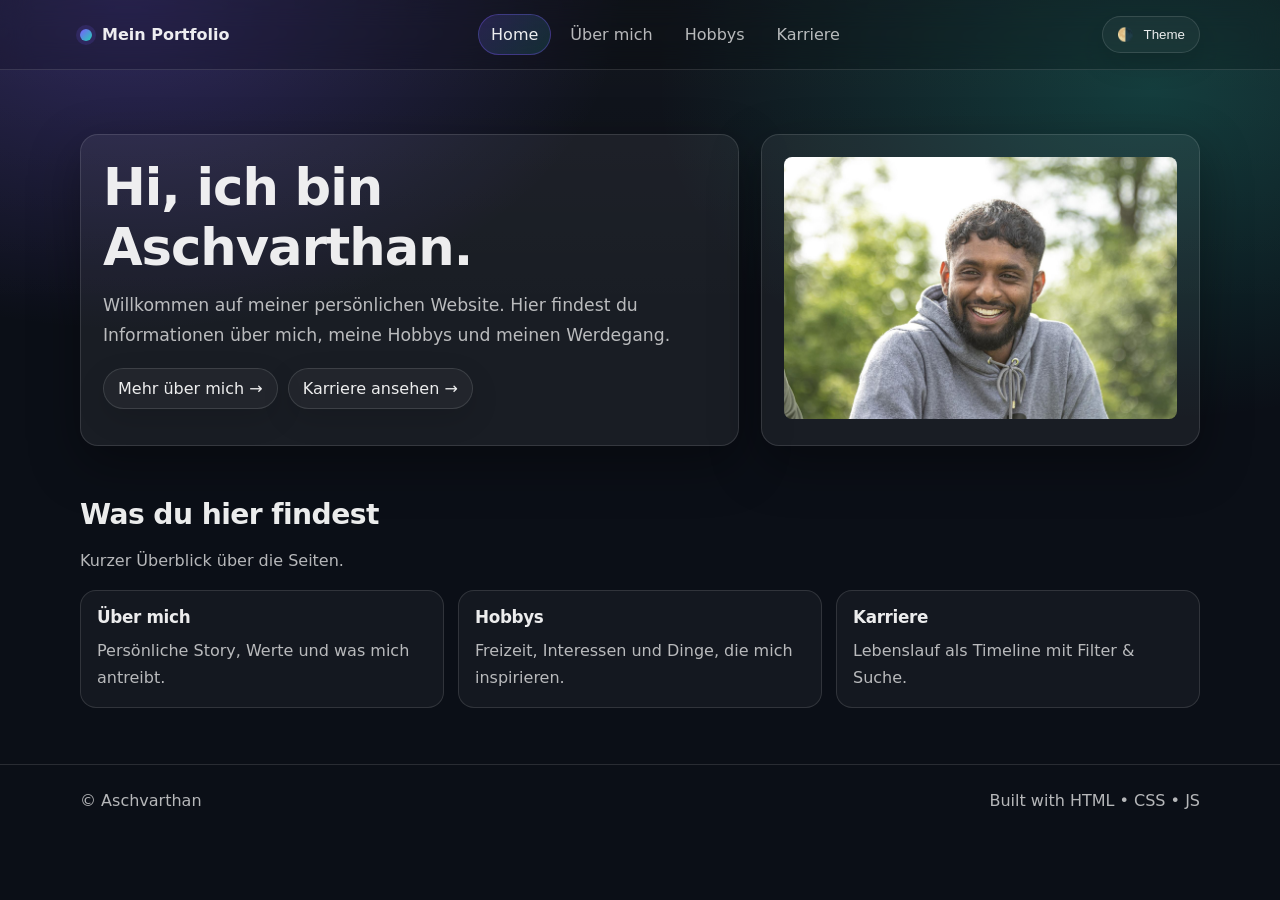
<file: index.html>
<!doctype html>
<html lang="de-CH" data-theme="dark">
<head>
  <meta charset="utf-8" />
  <meta name="viewport" content="width=device-width, initial-scale=1" />
  <title>Portfolio • Start</title>
  <link rel="stylesheet" href="assets/styles.css" />
</head>
<body>
  <div id="progress" class="progress"></div>

  <header class="nav">
    <div class="container nav-inner">
      <a class="brand" href="index.html" aria-label="Startseite">
        <span class="dot"></span>
        <span>Mein Portfolio</span>
      </a>

      <nav class="nav-links" aria-label="Navigation">
        <a data-nav href="index.html">Home</a>
        <a data-nav href="about.html">Über mich</a>
        <a data-nav href="hobbies.html">Hobbys</a>
        <a data-nav href="career.html">Karriere</a>
      </nav>

      <div class="nav-actions">
        <button class="btn" type="button" onclick="toggleTheme()">🌗 <span>Theme</span></button>
      </div>
    </div>
  </header>

  <main class="container">
    <section class="hero">
      <div class="hero-grid">
        <div class="card">
          <div class="card-pad">
            <h1>Hi, ich bin <span class="colorful-name">Aschvarthan</span>.</h1>
            <p class="intro-text">
              Willkommen auf meiner persönlichen Website. Hier findest du Informationen über mich,
              meine Hobbys und meinen Werdegang.
            </p>

            <div class="hero-buttons">
              <a class="btn" href="about.html">Mehr über mich →</a>
              <a class="btn" href="career.html">Karriere ansehen →</a>
            </div>
          </div>
        </div>

        <aside class="card">
          <div class="card-pad">
            <img src="assets/profile.jpg" alt="Profilbild" class="profile-img">
          </div>
        </aside>
      </div>
    </section>

    <section class="section">
      <h2>Was du hier findest</h2>
      <p>Kurzer Überblick über die Seiten.</p>

      <div class="grid-3">
        <div class="item">
          <h3>Über mich</h3>
          <p>Persönliche Story, Werte und was mich antreibt.</p>
        </div>
        <div class="item">
          <h3>Hobbys</h3>
          <p>Freizeit, Interessen und Dinge, die mich inspirieren.</p>
        </div>
        <div class="item">
          <h3>Karriere</h3>
          <p>Lebenslauf als Timeline mit Filter & Suche.</p>
        </div>
      </div>
    </section>



  </main>

  <footer class="footer">
    <div class="container">
      <div class="footer-flex">
        <span>© <span id="y"></span> Aschvarthan</span>
        <span class="muted-text">Built with HTML • CSS • JS</span>
      </div>
    </div>
  </footer>

  <button id="toTop" class="btn to-top" type="button">↑ Top</button>

  <script src="assets/app.js"></script>
</body>
</html>
</file>
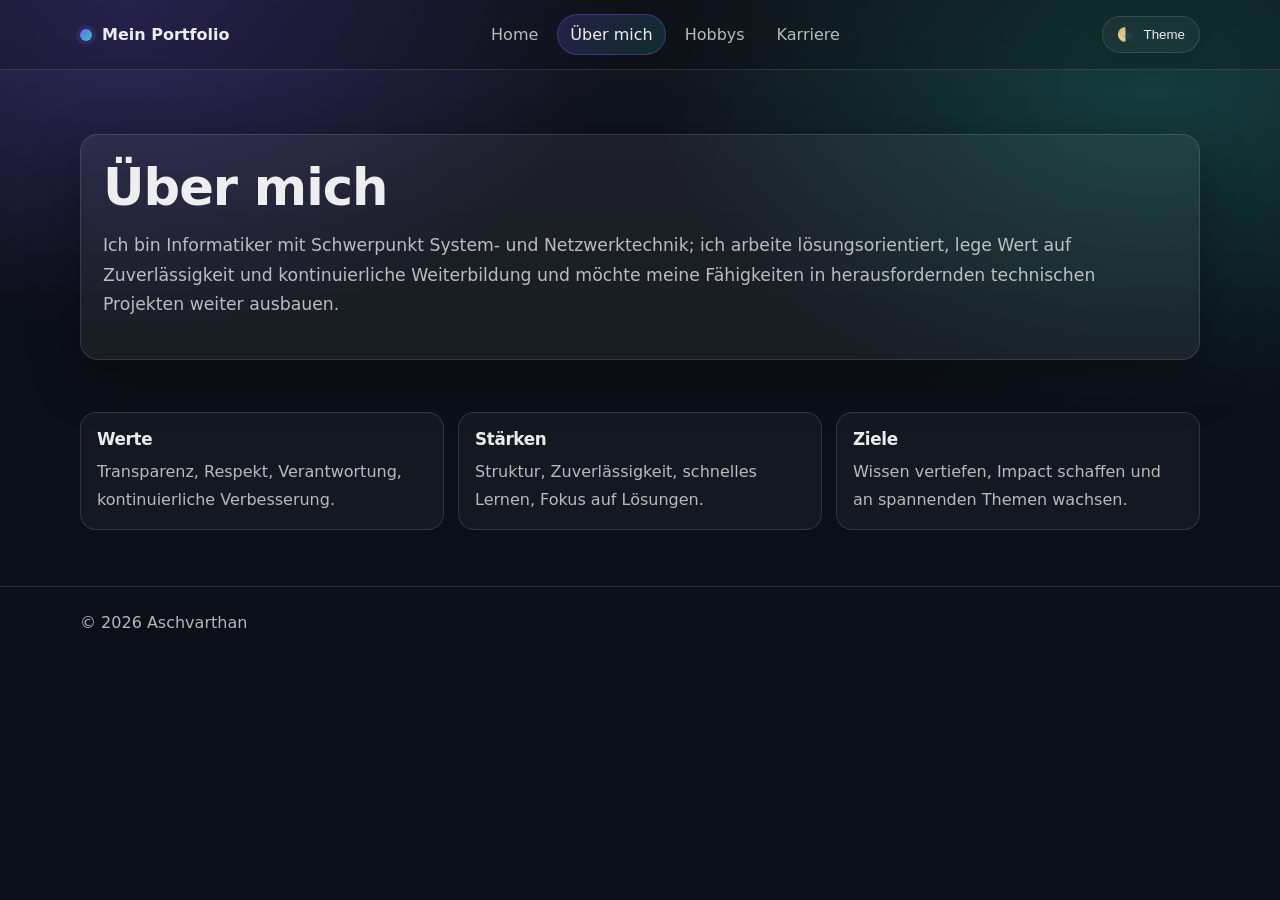
<file: about.html>
<!doctype html>
<html lang="de-CH" data-theme="dark">
<head>
  <meta charset="utf-8" />
  <meta name="viewport" content="width=device-width, initial-scale=1" />
  <title>Portfolio • Über mich</title>
  <link rel="stylesheet" href="assets/styles.css" />
</head>
<body>
  <div id="progress" class="progress"></div>

  <header class="nav">
    <div class="container nav-inner">
      <a class="brand" href="index.html"><span class="dot"></span><span>Mein Portfolio</span></a>
      <nav class="nav-links" aria-label="Navigation">
        <a data-nav href="index.html">Home</a>
        <a data-nav href="about.html">Über mich</a>
        <a data-nav href="hobbies.html">Hobbys</a>
        <a data-nav href="career.html">Karriere</a>
      </nav>
      <div class="nav-actions">
        <button class="btn" type="button" onclick="toggleTheme()">🌗 <span>Theme</span></button>
      </div>
    </div>
  </header>

  <main class="container">
    <section class="hero">
      <div class="card">
        <div class="card-pad">
          <h1>Über mich</h1>
          <p class="intro-text">Ich bin Informatiker mit Schwerpunkt System- und Netzwerktechnik; ich arbeite lösungsorientiert, lege Wert auf Zuverlässigkeit und kontinuierliche Weiterbildung und möchte meine Fähigkeiten in herausfordernden technischen Projekten weiter ausbauen.</p>
        </div>
      </div>
    </section>

    <section class="section">
      <div class="grid-3">
        <div class="item">
          <h3>Werte</h3>
          <p>Transparenz, Respekt, Verantwortung, kontinuierliche Verbesserung.</p>
        </div>
        <div class="item">
          <h3>Stärken</h3>
          <p>Struktur, Zuverlässigkeit, schnelles Lernen, Fokus auf Lösungen.</p>
        </div>
        <div class="item">
          <h3>Ziele</h3>
          <p>Wissen vertiefen, Impact schaffen und an spannenden Themen wachsen.</p>
        </div>
      </div>
    </section>

  </main>

  <footer class="footer">
    <div class="container">
      <div class="footer-flex">
        <span>© <span id="y"></span> Aschvarthan</span>
      </div>
    </div>
  </footer>

  <button id="toTop" class="btn to-top" type="button">↑ Top</button>

  <script src="assets/app.js"></script>
  <script>document.getElementById("y").textContent = new Date().getFullYear();</script>
</body>
</html>
</file>
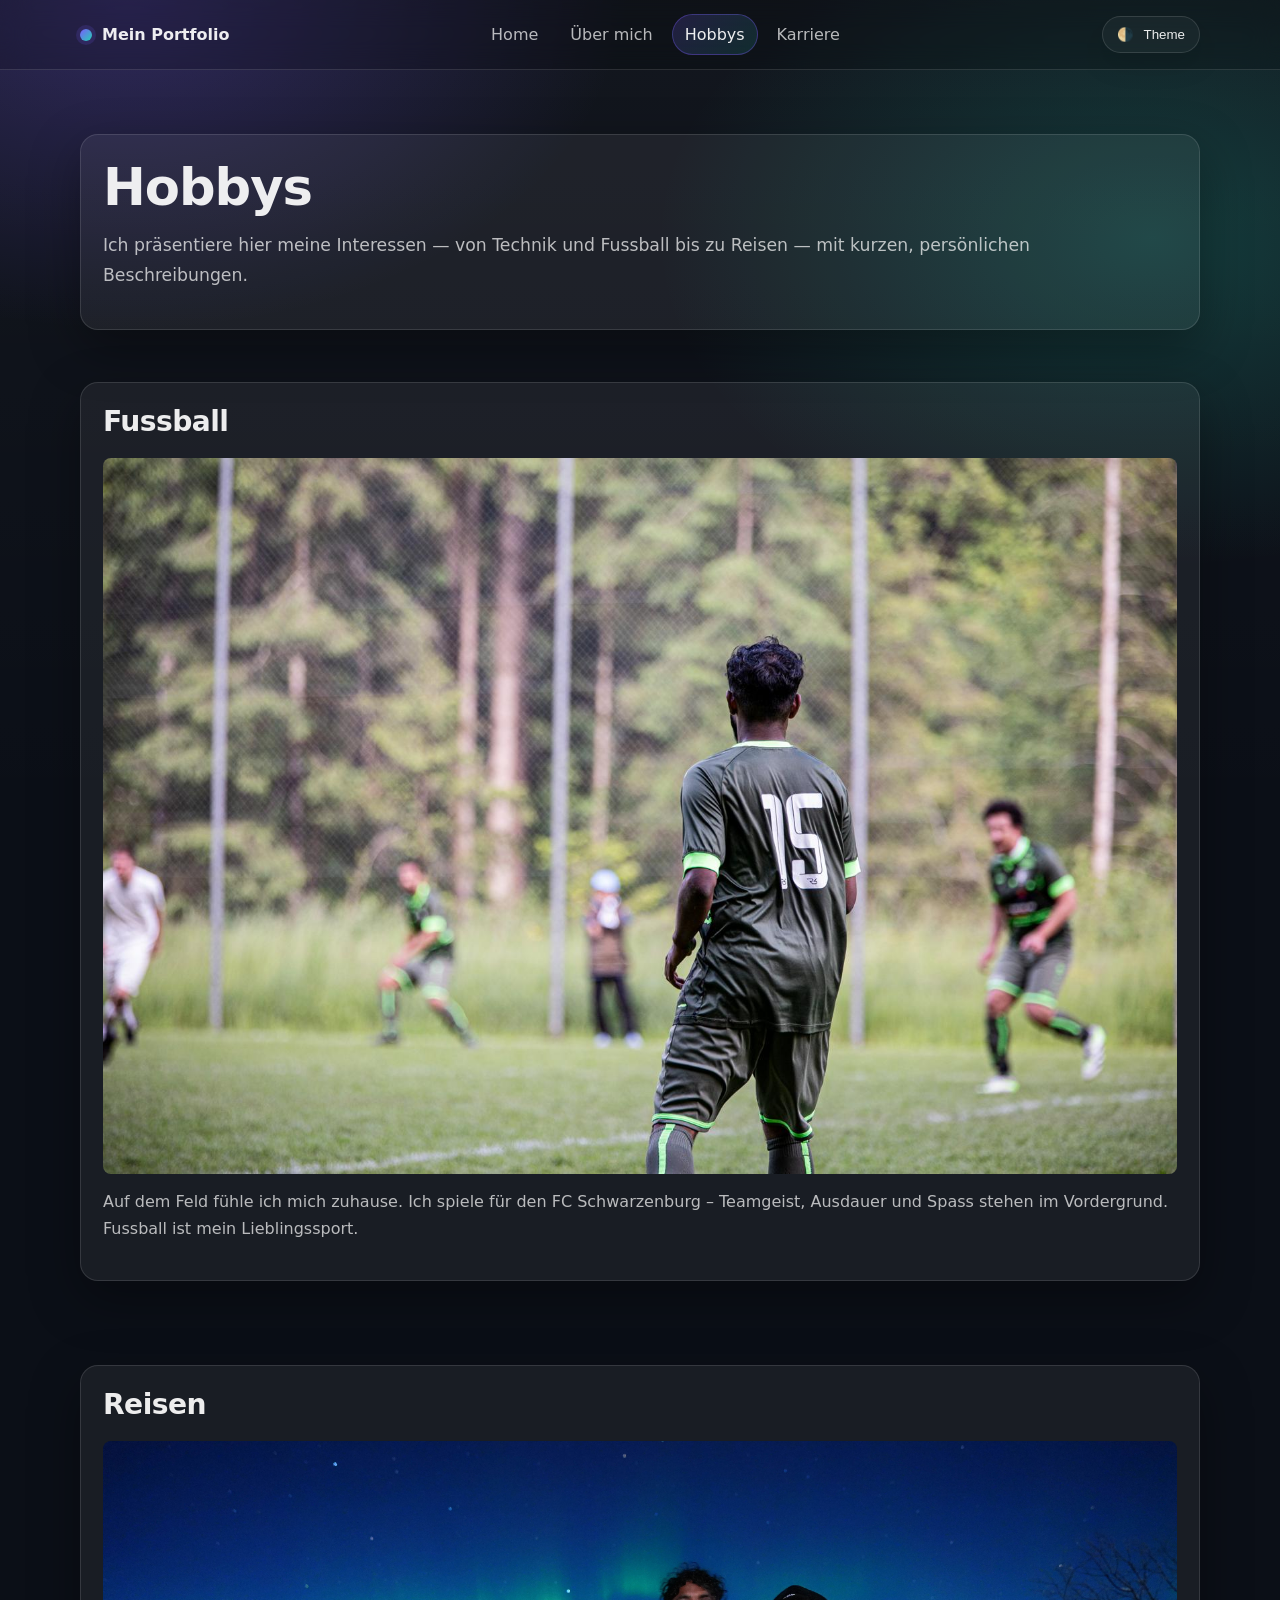
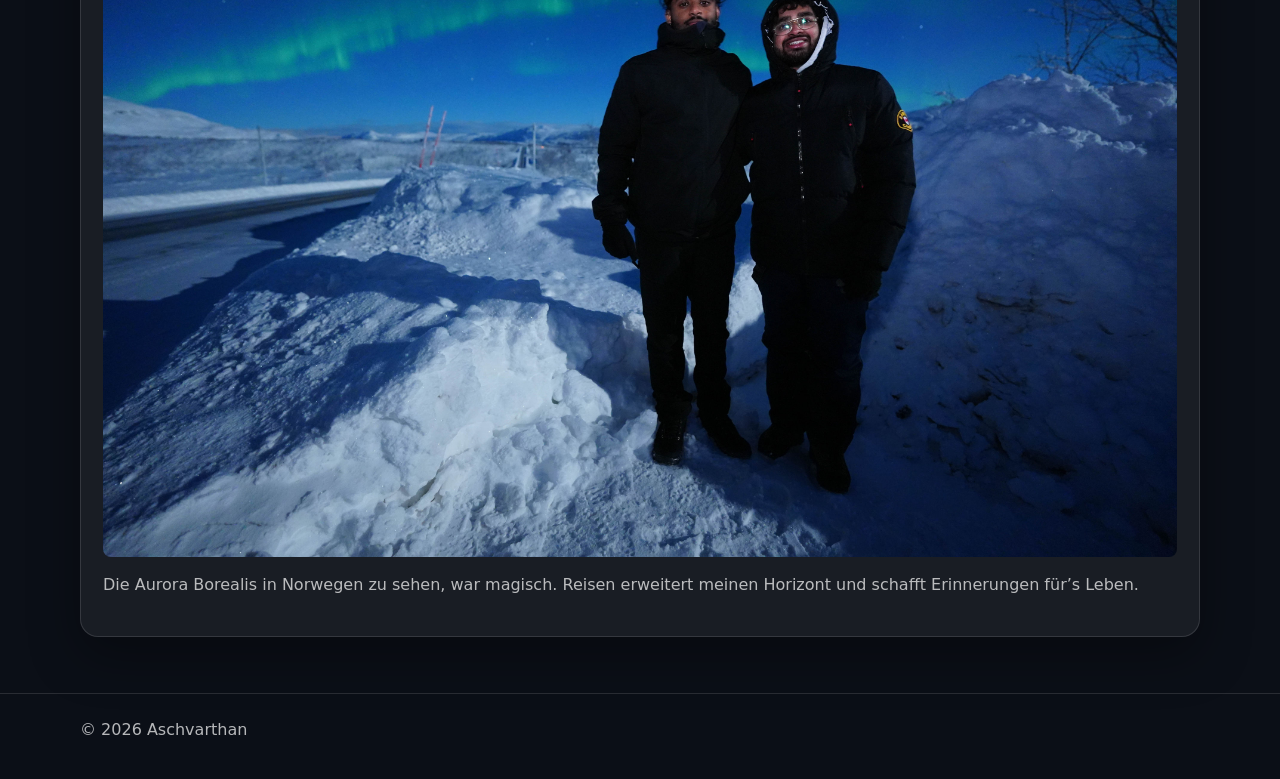
<file: hobbies.html>
<!doctype html>
<html lang="de-CH" data-theme="dark">
<head>
  <meta charset="utf-8" />
  <meta name="viewport" content="width=device-width, initial-scale=1" />
  <title>Portfolio • Hobbys</title>
  <link rel="stylesheet" href="assets/styles.css" />
</head>
<body>
  <div id="progress" class="progress"></div>

  <header class="nav">
    <div class="container nav-inner">
      <a class="brand" href="index.html"><span class="dot"></span><span>Mein Portfolio</span></a>
      <nav class="nav-links" aria-label="Navigation">
        <a data-nav href="index.html">Home</a>
        <a data-nav href="about.html">Über mich</a>
        <a data-nav href="hobbies.html">Hobbys</a>
        <a data-nav href="career.html">Karriere</a>
      </nav>
      <div class="nav-actions">
        <button class="btn" type="button" onclick="toggleTheme()">🌗 <span>Theme</span></button>
      </div>
    </div>
  </header>

  <main class="container">
    <section class="hero">
      <div class="card">
        <div class="card-pad">
          <h1>Hobbys</h1>
          <p class="intro-text">Ich präsentiere hier meine Interessen — von Technik und Fussball bis zu Reisen — mit kurzen, persönlichen Beschreibungen.</p>
        </div>
      </div>
    </section>

    <section class="section">
      <div class="card">
        <div class="card-pad">
          <h2>Fussball</h2>
          <img src="assets/football.jpg" alt="Fussball" class="hobby-img">
          <p class="hobby-desc">Auf dem Feld fühle ich mich zuhause. Ich spiele für den FC Schwarzenburg – Teamgeist, Ausdauer und Spass stehen im Vordergrund. Fussball ist mein Lieblingssport.</p>
        </div>
      </div>
    </section>

    <section class="section">
      <div class="card">
        <div class="card-pad">
          <h2>Reisen</h2>
          <img src="assets/northern_lights.jpg" alt="Polarlichter in Norwegen" class="hobby-img">
          <p class="hobby-desc">Die Aurora Borealis in Norwegen zu sehen, war magisch. Reisen erweitert meinen Horizont und schafft Erinnerungen für’s Leben.</p>
        </div>
      </div>
    </section>

  </main>

  <footer class="footer">
    <div class="container">
      <div class="footer-flex">
        <span>© <span id="y"></span> Aschvarthan</span>
      </div>
    </div>
  </footer>

  <button id="toTop" class="btn to-top" type="button">↑ Top</button>

  <script src="assets/app.js"></script>
  <script>document.getElementById("y").textContent = new Date().getFullYear();</script>
</body>
</html>
</file>
<file: assets/styles.css>
:root{
  --bg: #0b0f17;
  --card: rgba(255,255,255,.06);
  --text: rgba(255,255,255,.92);
  --muted: rgba(255,255,255,.70);
  --line: rgba(255,255,255,.12);
  --brand: #7c5cff;
  --brand2: #24d1b5;
  --shadow: 0 18px 50px rgba(0,0,0,.35);
  --radius: 18px;
  --max: 1120px;
  --surface: #151b26;
  --surface-hover: #1c2431;
}

:root[data-theme="light"]{
  --bg: #f5f7fb;
  --card: rgba(10,12,16,.05);
  --text: rgba(10,12,16,.92);
  --muted: rgba(10,12,16,.70);
  --line: rgba(10,12,16,.12);
  --shadow: 0 18px 50px rgba(10,12,16,.12);
  --surface: #ffffff;
  --surface-hover: #eef2f7;
}

*{ box-sizing: border-box; }
html{ scroll-behavior:smooth; }
body{
  margin:0;
  font-family: ui-sans-serif, system-ui, -apple-system, Segoe UI, Roboto, Helvetica, Arial;
  color: var(--text);
  background:
    radial-gradient(900px 600px at 10% 0%, rgba(124,92,255,.28), transparent 55%),
    radial-gradient(900px 600px at 90% 10%, rgba(36,209,181,.22), transparent 55%),
    linear-gradient(180deg, rgba(255,255,255,.03), transparent 35%),
    var(--bg);
  min-height:100vh;
}

a{ color:inherit; text-decoration:none; }
p{ line-height:1.7; color: var(--muted); }
h1,h2,h3{ margin:0 0 .6rem 0; letter-spacing:-.02em; }
h1{ font-size: clamp(2.2rem, 4vw, 3.4rem); }
h2{ font-size: clamp(1.4rem, 2.2vw, 2rem); }
h3{ font-size: 1.05rem; }

.container{ width:min(var(--max), calc(100% - 40px)); margin: 0 auto; }

.progress{
  position:fixed; top:0; left:0; height:3px; width:0;
  background: linear-gradient(90deg, var(--brand), var(--brand2));
  z-index: 50;
}

.nav{
  position: sticky; top: 0; z-index: 40;
  backdrop-filter: blur(14px);
  background: rgba(0,0,0,.18);
  border-bottom: 1px solid var(--line);
}
:root[data-theme="light"] .nav{ background: rgba(245,247,251,.72); }

.nav-inner{
  display:flex; align-items:center; justify-content:space-between;
  padding: 14px 0;
  gap: 16px;
}
.brand{
  display:flex; align-items:center; gap:10px; font-weight:700;
}
.dot{
  width:12px; height:12px; border-radius:50%;
  background: linear-gradient(135deg, var(--brand), var(--brand2));
  box-shadow: 0 0 0 4px rgba(124,92,255,.15);
}
.nav-links{
  display:flex; gap: 6px; align-items:center; flex-wrap:wrap;
}
.nav-links a{
  padding: 10px 12px;
  border-radius: 999px;
  color: var(--muted);
  border: 1px solid transparent;
  transition: .2s ease;
}
.nav-links a:hover{
  color: var(--text);
  background: rgba(255,255,255,.06);
  border-color: var(--line);
}
.nav-links a.active{
  color: var(--text);
  background: linear-gradient(135deg, rgba(124,92,255,.18), rgba(36,209,181,.14));
  border-color: rgba(124,92,255,.35);
}

.nav-actions{ display:flex; gap:10px; align-items:center; }

.btn{
  display:inline-flex; align-items:center; justify-content:center;
  gap:10px;
  padding: 10px 14px;
  border-radius: 999px;
  border: 1px solid var(--line);
  background: rgba(255,255,255,.04);
  color: var(--text);
  cursor:pointer;
  transition: .2s ease;
  box-shadow: 0 10px 30px rgba(0,0,0,.12);
}
.btn:hover{ transform: translateY(-1px); background: rgba(255,255,255,.07); }
.btn:active{ transform: translateY(0px); }

.hero{
  padding: 64px 0 24px;
}
.hero-grid{
  display:grid;
  grid-template-columns: 1.2fr .8fr;
  gap: 22px;
}
@media (max-width: 900px){
  .hero-grid{ grid-template-columns: 1fr; }
}

.card{
  border: 1px solid var(--line);
  background: var(--card);
  border-radius: var(--radius);
  box-shadow: var(--shadow);
  overflow:hidden;
}
.card-pad{ padding: 22px; }



.section{ padding: 28px 0 56px; }
.grid-3{
  display:grid;
  grid-template-columns: repeat(3, 1fr);
  gap: 14px;
}
@media (max-width: 900px){
  .grid-3{ grid-template-columns: 1fr; }
}

.item{
  padding: 16px;
  border-radius: 16px;
  border: 1px solid var(--line);
  background: rgba(255,255,255,.04);
}
.item p{ margin: .5rem 0 0; }

.footer{
  padding: 26px 0 40px;
  border-top: 1px solid var(--line);
  color: var(--muted);
}

/* utility classes previously inline */
.intro-text{font-size:1.08rem; margin-top:.9rem;}
.hero-buttons{display:flex; gap:10px; flex-wrap:wrap; margin-top:18px;}
.profile-img{width:100%; border-radius:8px; object-fit:cover;}
.footer-flex{display:flex; justify-content:space-between; gap:10px; flex-wrap:wrap;}
.muted-text{color:var(--muted);}
.hobby-img{width:100%; border-radius:8px; margin-top:10px;}
.hobby-desc{margin-top:10px;}
#careerChart{width:100%; max-width:600px; height:300px; margin:0 auto;}

.entry-title{margin:.55rem 0 .35rem;}
.entry-org{color:var(--muted); font-weight:600;}
.entry-desc{margin:.55rem 0 0;}
.entry-badges{margin-top:12px;}


.to-top{
  position: fixed;
  right: 18px;
  bottom: 18px;
  opacity: 0;
  transform: translateY(10px);
  pointer-events:none;
  transition: .2s ease;
  z-index: 60;
}
.to-top.show{
  opacity:1;
  transform: translateY(0);
  pointer-events:auto;
}


.filters{
  display:flex; flex-wrap:wrap; gap: 10px;
  margin: 14px 0 0;
}
.input{
  padding: 10px 12px;
  border-radius: 12px;
  border: 1px solid var(--line);
  background: rgba(255,255,255,.04);
  color: var(--text);
  min-width: 220px;
  outline: none;
}
.select,
select{
  padding: 10px 12px;
  border-radius: 12px;
  border: 1px solid var(--line);
  background: rgba(255,255,255,.04);
  color: var(--text) !important;
  outline: none;
  appearance: none;
  -webkit-appearance: none;
  -moz-appearance: none;
}

.select option,
select option{
  background: var(--surface) !important;
  color: var(--text) !important;
}

.select option:hover,
.select option:checked,
select option:hover,
select option:checked{
  background: var(--surface-hover) !important;
}

select::-ms-expand{ display: none; }
.timeline{ display:grid; gap: 12px; margin-top: 14px; }
.timeline .entry{
  padding: 16px;
  border-radius: 16px;
  border: 1px solid var(--line);
  background: rgba(255,255,255,.04);
}
.meta{ display:flex; gap:10px; flex-wrap:wrap; color: var(--muted); font-size:.95rem; }
.pill{
  font-size: .85rem;
  padding: 6px 10px;
  border-radius: 999px;
  border: 1px solid var(--line);
  background: rgba(255,255,255,.04);
  color: var(--muted);
}

.colorful-name{
  animation: colorShift 2.5s infinite;
}

@keyframes colorShift{
  0%{ color: #FF6B6B; }
  25%{ color: #4ECDC4; }
  50%{ color: #FFE66D; }
  75%{ color: #95E1D3; }
  100%{ color: #FF6B6B; }
}
</file>
